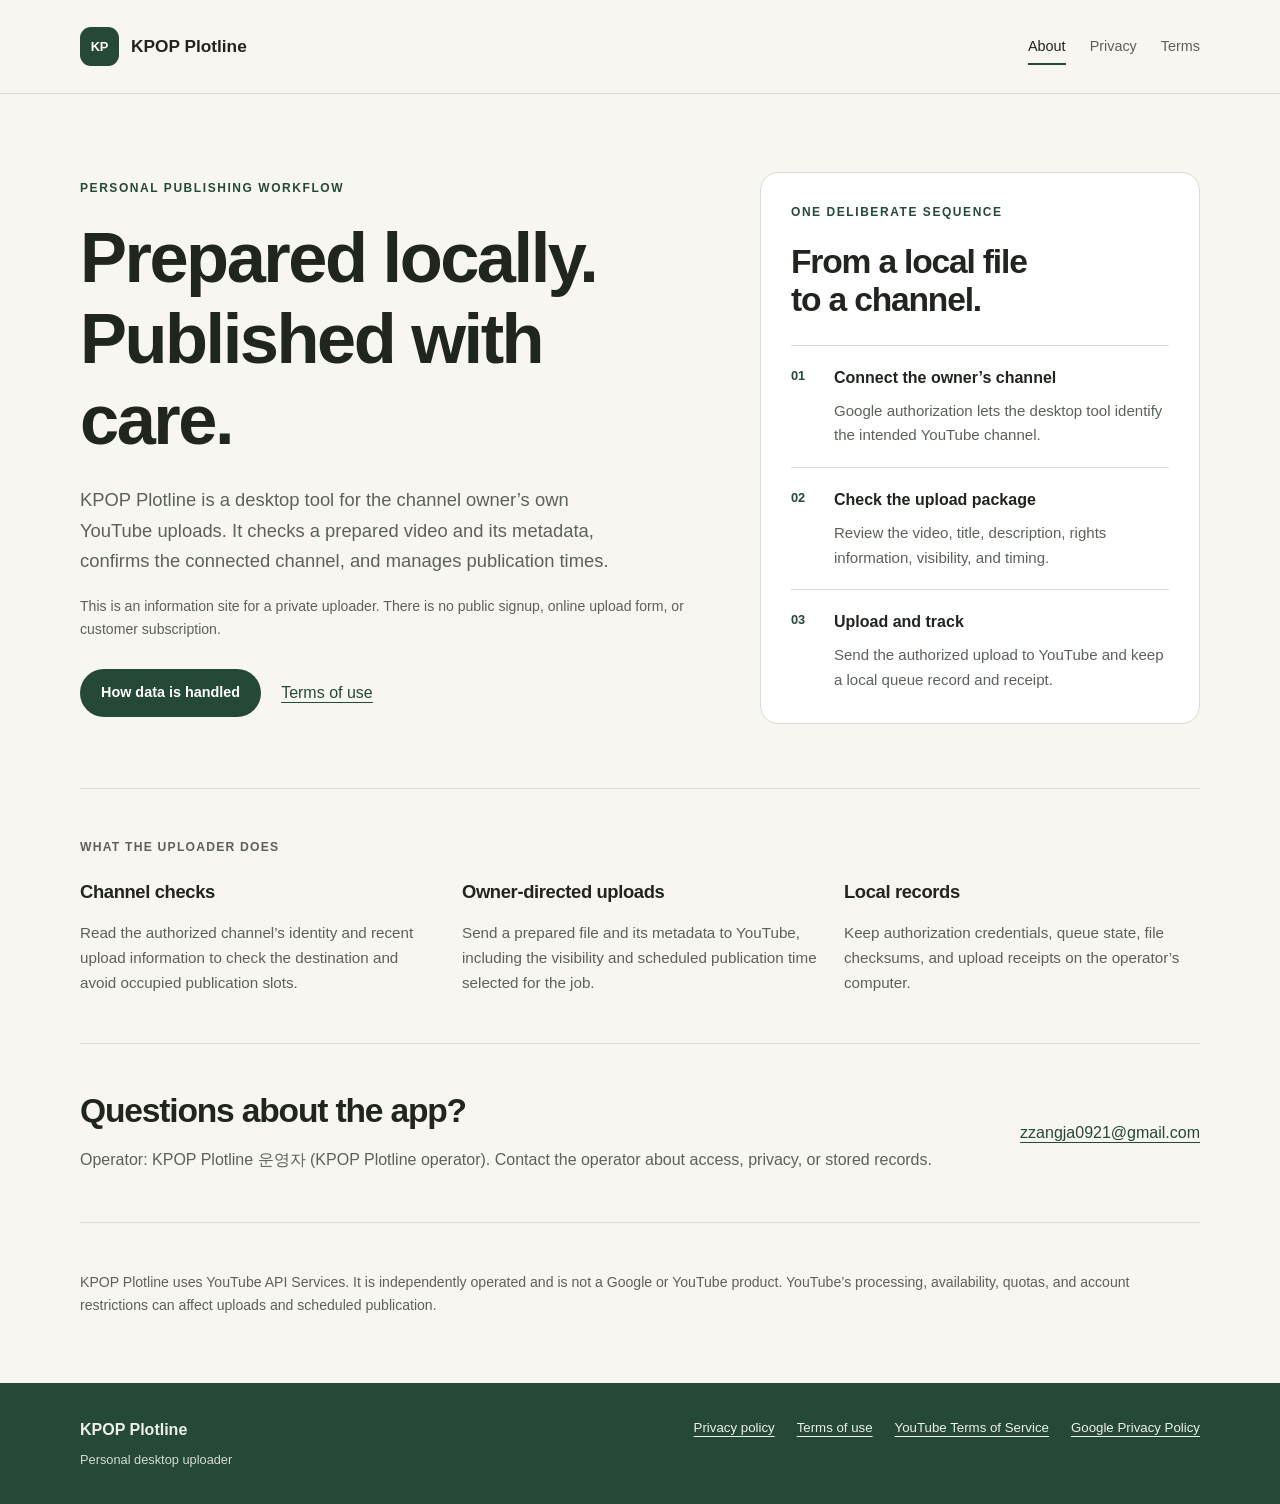
<file: index.html>
<!doctype html>
<html lang="en">
<head><meta charset="utf-8"><meta name="viewport" content="width=device-width,initial-scale=1"><meta name="description" content="KPOP Plotline is a private desktop workflow for the channel owner's YouTube uploads and publication schedules."><title>KPOP Plotline — Personal YouTube uploader</title><link rel="stylesheet" href="styles.css"><meta name="google-site-verification" content="m-P0nM0qs78eYgbM6E76sTGEGbOB4FiU_Eli86HV0Sc" /></head>
<body>
<a class="skip" href="#main">Skip to content</a>

<header class="header"><div class="wrap header-inner"><a class="brand" href="index.html"><span class="mark" aria-hidden="true">KP</span>KPOP Plotline</a><nav aria-label="Main navigation"><a href="index.html" aria-current="page">About</a><a href="privacy.html">Privacy</a><a href="terms.html">Terms</a></nav></div></header>
<main id="main" class="wrap">
<section class="hero" aria-labelledby="headline"><div><p class="eyebrow">Personal publishing workflow</p><h1 id="headline">Prepared locally.<br>Published with care.</h1><p class="lead">KPOP Plotline is a desktop tool for the channel owner’s own YouTube uploads. It checks a prepared video and its metadata, confirms the connected channel, and manages publication times.</p><p class="small">This is an information site for a private uploader. There is no public signup, online upload form, or customer subscription.</p><div class="actions"><a class="button" href="privacy.html">How data is handled</a><a href="terms.html">Terms of use</a></div></div><aside class="panel" aria-label="Upload workflow"><p class="eyebrow">One deliberate sequence</p><h2>From a local file<br>to a channel.</h2><ol class="flow"><li><div><strong>Connect the owner’s channel</strong><p>Google authorization lets the desktop tool identify the intended YouTube channel.</p></div></li><li><div><strong>Check the upload package</strong><p>Review the video, title, description, rights information, visibility, and timing.</p></div></li><li><div><strong>Upload and track</strong><p>Send the authorized upload to YouTube and keep a local queue record and receipt.</p></div></li></ol></aside></section>
<section class="section" aria-labelledby="scope"><p class="section-label" id="scope">What the uploader does</p><div class="grid"><article><h3>Channel checks</h3><p>Read the authorized channel’s identity and recent upload information to check the destination and avoid occupied publication slots.</p></article><article><h3>Owner-directed uploads</h3><p>Send a prepared file and its metadata to YouTube, including the visibility and scheduled publication time selected for the job.</p></article><article><h3>Local records</h3><p>Keep authorization credentials, queue state, file checksums, and upload receipts on the operator’s computer.</p></article></div></section>
<section class="section contact" aria-labelledby="contact"><div><h2 id="contact">Questions about the app?</h2><p>Operator: KPOP Plotline 운영자 (KPOP Plotline operator). Contact the operator about access, privacy, or stored records.</p></div><a href="mailto:zzangja0921@gmail.com">zzangja0921@gmail.com</a></section>
<section class="section"><p class="small">KPOP Plotline uses YouTube API Services. It is independently operated and is not a Google or YouTube product. YouTube’s processing, availability, quotas, and account restrictions can affect uploads and scheduled publication.</p></section>
</main>
<footer class="footer"><div class="wrap footer-inner"><div><strong>KPOP Plotline</strong><p>Personal desktop uploader</p></div><div class="footer-links"><a href="privacy.html">Privacy policy</a><a href="terms.html">Terms of use</a><a href="https://www.youtube.com/t/terms">YouTube Terms of Service</a><a href="https://policies.google.com/privacy">Google Privacy Policy</a></div></div></footer>
</body></html>
</file>
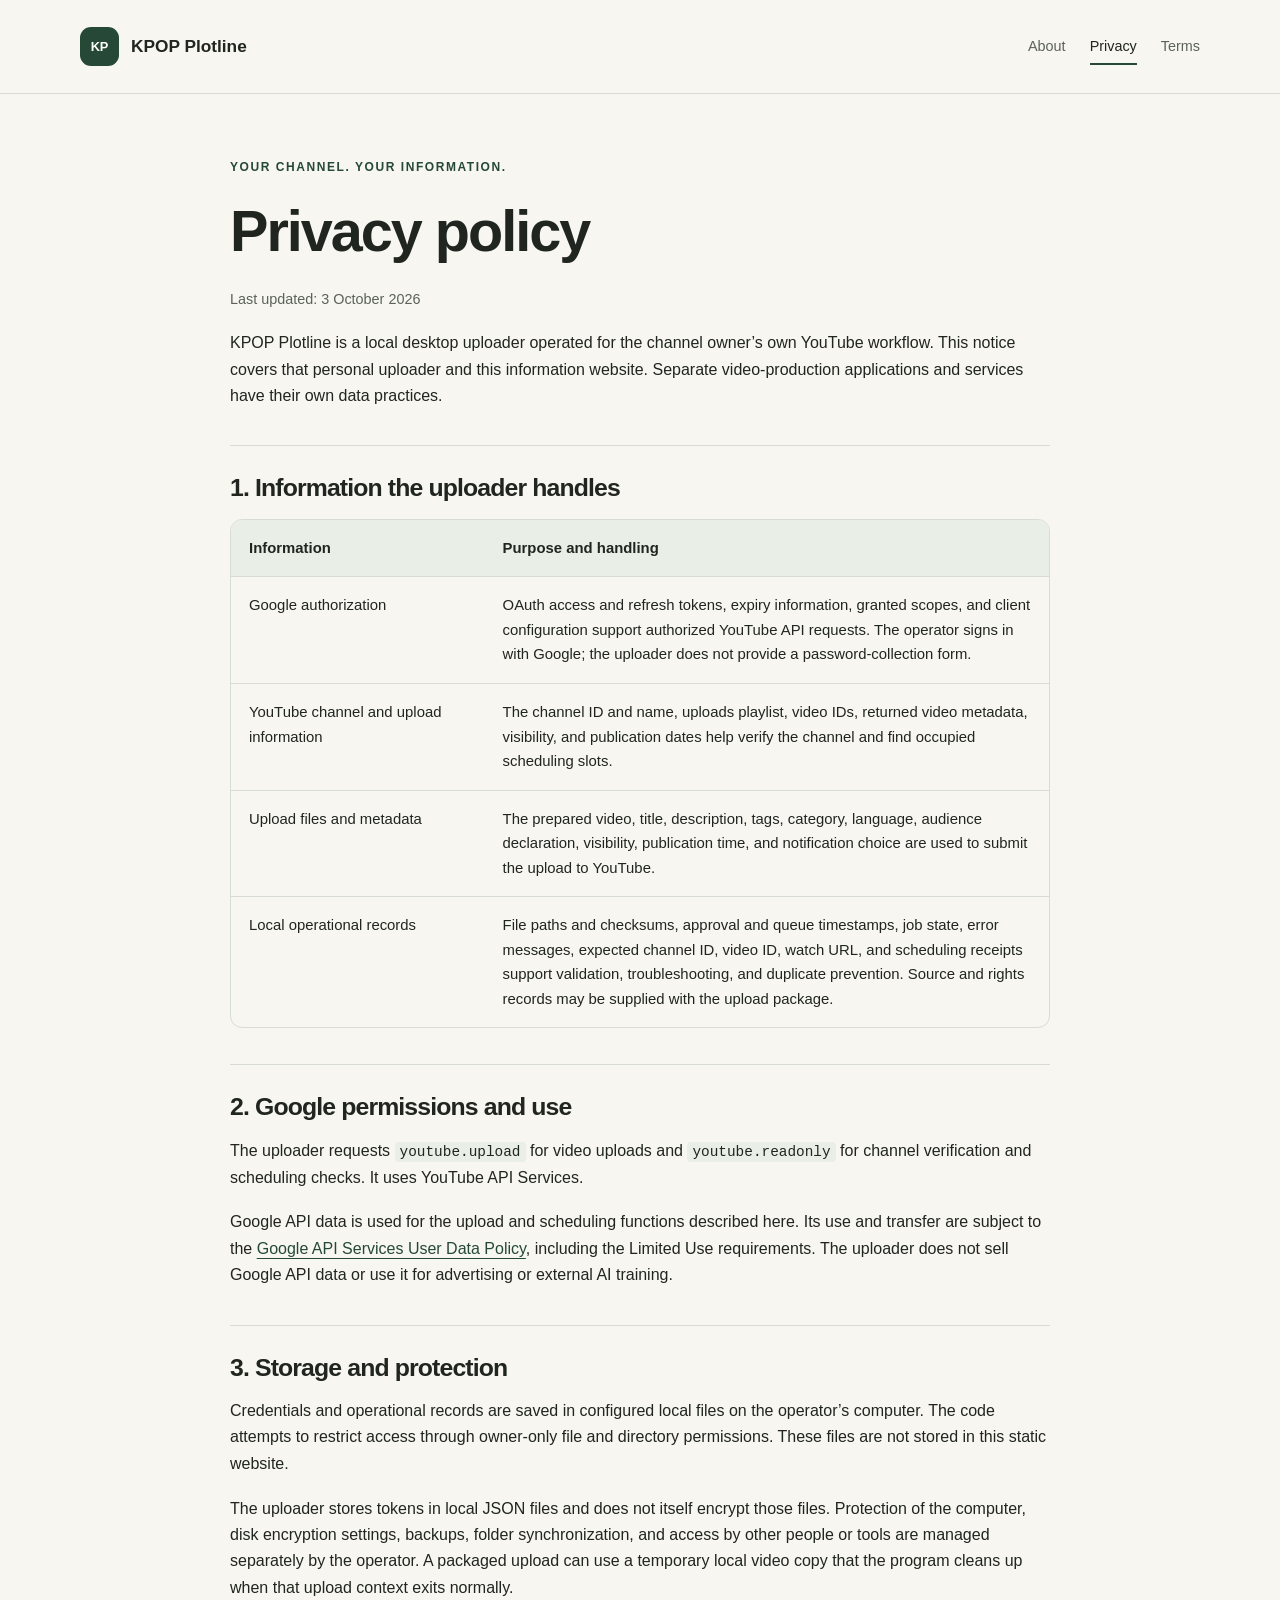
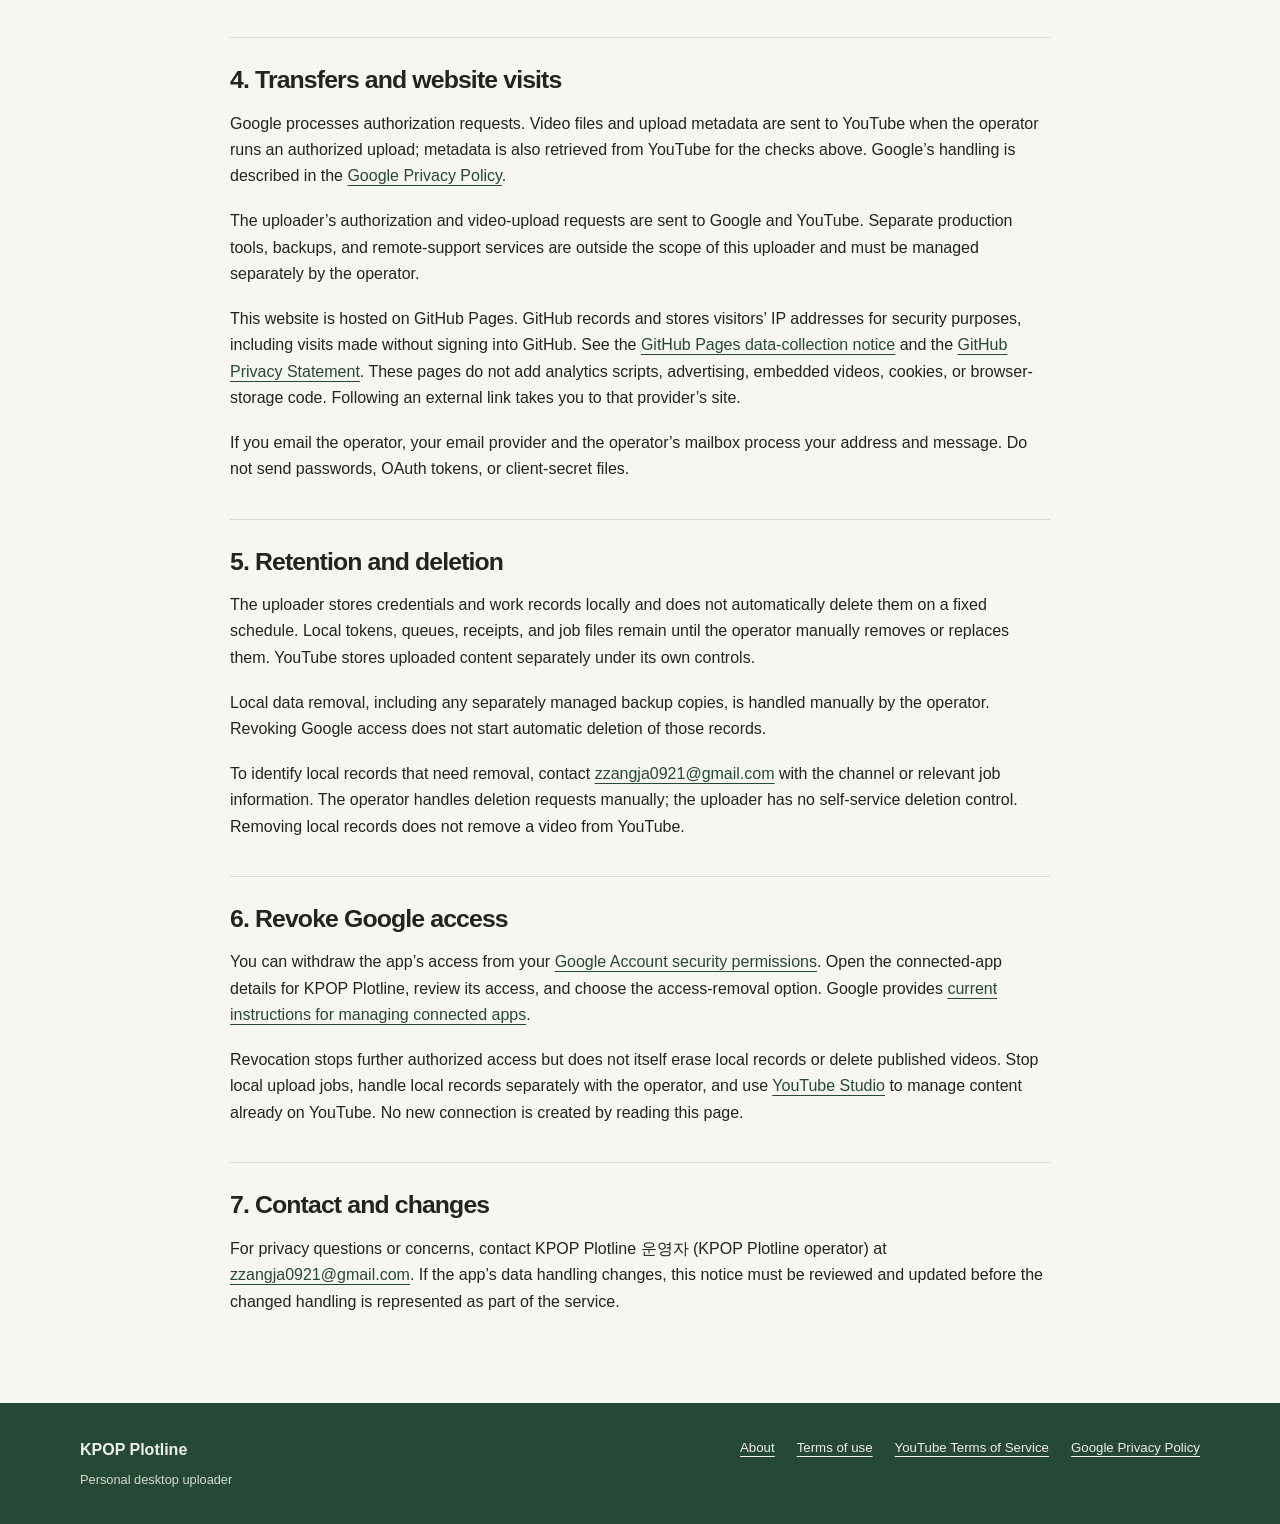
<file: privacy.html>
<!doctype html>
<html lang="en">
<head><meta charset="utf-8"><meta name="viewport" content="width=device-width,initial-scale=1"><meta name="description" content="How KPOP Plotline handles Google authorization, YouTube data, local records, and website visits."><title>Privacy policy — KPOP Plotline</title><link rel="stylesheet" href="styles.css"></head>
<body><a class="skip" href="#main">Skip to content</a>
<header class="header"><div class="wrap header-inner"><a class="brand" href="index.html"><span class="mark" aria-hidden="true">KP</span>KPOP Plotline</a><nav aria-label="Main navigation"><a href="index.html">About</a><a href="privacy.html" aria-current="page">Privacy</a><a href="terms.html">Terms</a></nav></div></header>
<main id="main" class="wrap document"><p class="eyebrow">Your channel. Your information.</p><h1>Privacy policy</h1><p class="meta">Last updated: 3 October 2026</p><p>KPOP Plotline is a local desktop uploader operated for the channel owner’s own YouTube workflow. This notice covers that personal uploader and this information website. Separate video-production applications and services have their own data practices.</p>
<section aria-labelledby="data"><h2 id="data">1. Information the uploader handles</h2><div class="table-wrap"><table><thead><tr><th scope="col">Information</th><th scope="col">Purpose and handling</th></tr></thead><tbody><tr><td>Google authorization</td><td>OAuth access and refresh tokens, expiry information, granted scopes, and client configuration support authorized YouTube API requests. The operator signs in with Google; the uploader does not provide a password-collection form.</td></tr><tr><td>YouTube channel and upload information</td><td>The channel ID and name, uploads playlist, video IDs, returned video metadata, visibility, and publication dates help verify the channel and find occupied scheduling slots.</td></tr><tr><td>Upload files and metadata</td><td>The prepared video, title, description, tags, category, language, audience declaration, visibility, publication time, and notification choice are used to submit the upload to YouTube.</td></tr><tr><td>Local operational records</td><td>File paths and checksums, approval and queue timestamps, job state, error messages, expected channel ID, video ID, watch URL, and scheduling receipts support validation, troubleshooting, and duplicate prevention. Source and rights records may be supplied with the upload package.</td></tr></tbody></table></div></section>
<section aria-labelledby="permissions"><h2 id="permissions">2. Google permissions and use</h2><p>The uploader requests <code>youtube.upload</code> for video uploads and <code>youtube.readonly</code> for channel verification and scheduling checks. It uses YouTube API Services.</p><p>Google API data is used for the upload and scheduling functions described here. Its use and transfer are subject to the <a href="https://developers.google.com/terms/api-services-user-data-policy">Google API Services User Data Policy</a>, including the Limited Use requirements. The uploader does not sell Google API data or use it for advertising or external AI training.</p></section>
<section aria-labelledby="storage"><h2 id="storage">3. Storage and protection</h2><p>Credentials and operational records are saved in configured local files on the operator’s computer. The code attempts to restrict access through owner-only file and directory permissions. These files are not stored in this static website.</p><p>The uploader stores tokens in local JSON files and does not itself encrypt those files. Protection of the computer, disk encryption settings, backups, folder synchronization, and access by other people or tools are managed separately by the operator. A packaged upload can use a temporary local video copy that the program cleans up when that upload context exits normally.</p></section>
<section aria-labelledby="sharing"><h2 id="sharing">4. Transfers and website visits</h2><p>Google processes authorization requests. Video files and upload metadata are sent to YouTube when the operator runs an authorized upload; metadata is also retrieved from YouTube for the checks above. Google’s handling is described in the <a href="https://policies.google.com/privacy">Google Privacy Policy</a>.</p><p>The uploader’s authorization and video-upload requests are sent to Google and YouTube. Separate production tools, backups, and remote-support services are outside the scope of this uploader and must be managed separately by the operator.</p><p>This website is hosted on GitHub Pages. GitHub records and stores visitors’ IP addresses for security purposes, including visits made without signing into GitHub. See the <a href="https://docs.github.com/en/pages/getting-started-with-github-pages/what-is-github-pages#data-collection">GitHub Pages data-collection notice</a> and the <a href="https://docs.github.com/en/site-policy/privacy-policies/github-general-privacy-statement">GitHub Privacy Statement</a>. These pages do not add analytics scripts, advertising, embedded videos, cookies, or browser-storage code. Following an external link takes you to that provider’s site.</p><p>If you email the operator, your email provider and the operator’s mailbox process your address and message. Do not send passwords, OAuth tokens, or client-secret files.</p></section>
<section aria-labelledby="retention"><h2 id="retention">5. Retention and deletion</h2><p>The uploader stores credentials and work records locally and does not automatically delete them on a fixed schedule. Local tokens, queues, receipts, and job files remain until the operator manually removes or replaces them. YouTube stores uploaded content separately under its own controls.</p><p>Local data removal, including any separately managed backup copies, is handled manually by the operator. Revoking Google access does not start automatic deletion of those records.</p><p>To identify local records that need removal, contact <a href="mailto:zzangja0921@gmail.com">zzangja0921@gmail.com</a> with the channel or relevant job information. The operator handles deletion requests manually; the uploader has no self-service deletion control. Removing local records does not remove a video from YouTube.</p></section>
<section aria-labelledby="revoke"><h2 id="revoke">6. Revoke Google access</h2><p>You can withdraw the app’s access from your <a href="https://security.google.com/settings/security/permissions">Google Account security permissions</a>. Open the connected-app details for KPOP Plotline, review its access, and choose the access-removal option. Google provides <a href="https://support.google.com/accounts/answer/13533235">current instructions for managing connected apps</a>.</p><p>Revocation stops further authorized access but does not itself erase local records or delete published videos. Stop local upload jobs, handle local records separately with the operator, and use <a href="https://studio.youtube.com/">YouTube Studio</a> to manage content already on YouTube. No new connection is created by reading this page.</p></section>
<section aria-labelledby="contact"><h2 id="contact">7. Contact and changes</h2><p>For privacy questions or concerns, contact KPOP Plotline 운영자 (KPOP Plotline operator) at <a href="mailto:zzangja0921@gmail.com">zzangja0921@gmail.com</a>. If the app’s data handling changes, this notice must be reviewed and updated before the changed handling is represented as part of the service.</p></section>
</main><footer class="footer"><div class="wrap footer-inner"><div><strong>KPOP Plotline</strong><p>Personal desktop uploader</p></div><div class="footer-links"><a href="index.html">About</a><a href="terms.html">Terms of use</a><a href="https://www.youtube.com/t/terms">YouTube Terms of Service</a><a href="https://policies.google.com/privacy">Google Privacy Policy</a></div></div></footer></body></html>
</file>
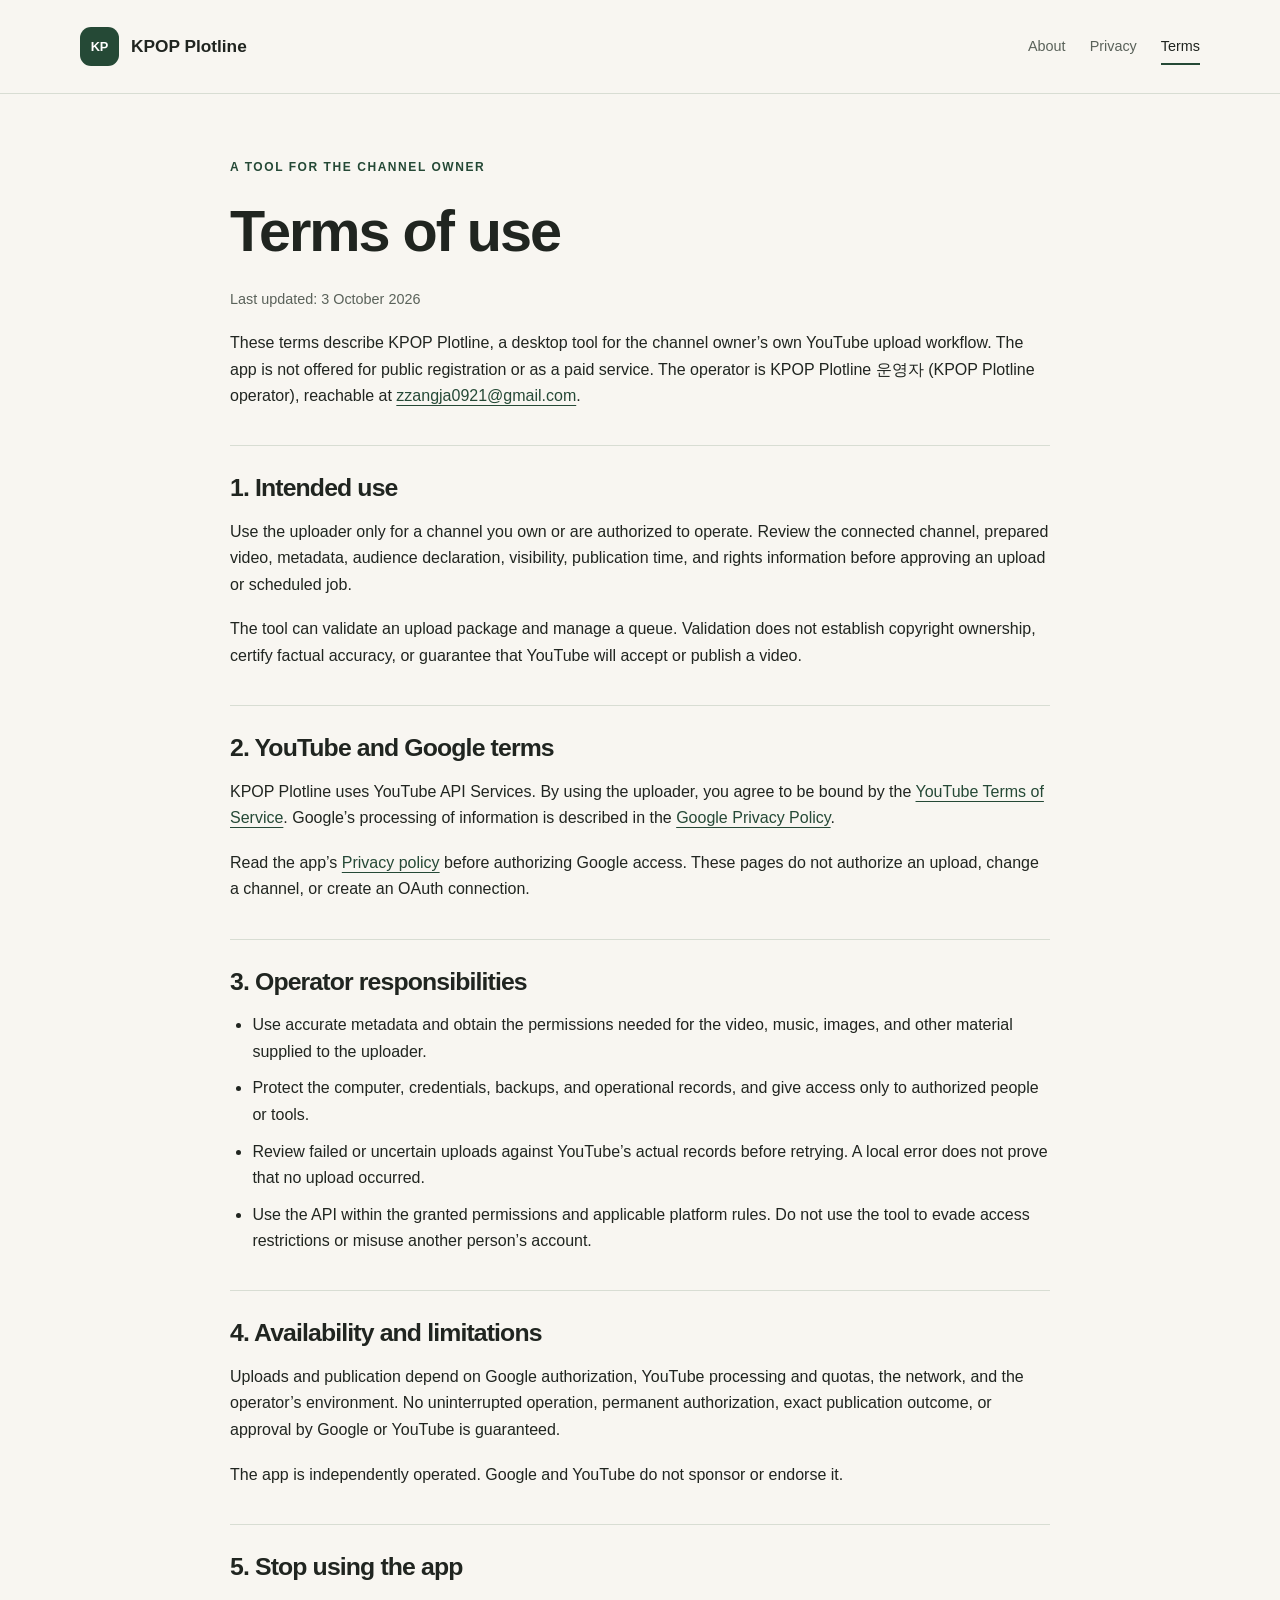
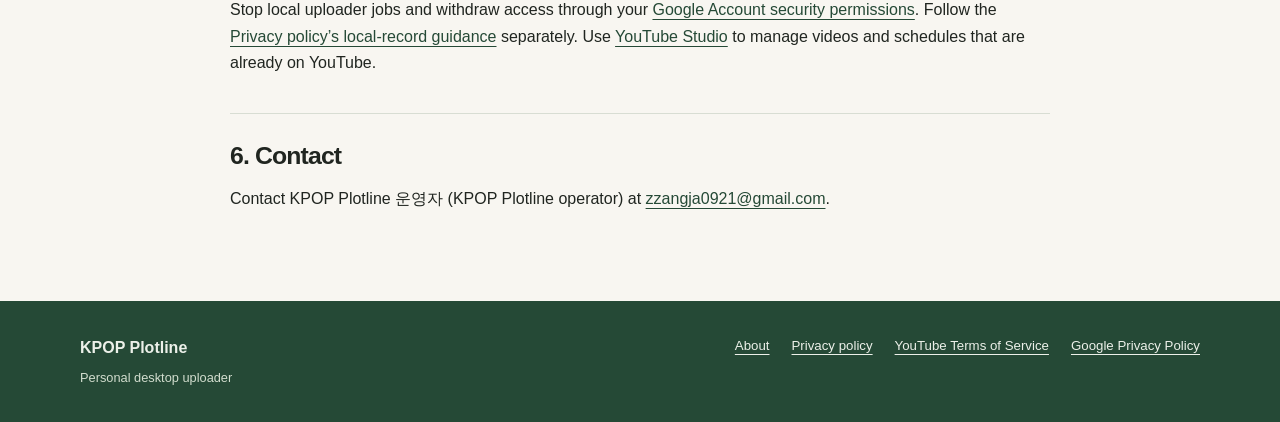
<file: terms.html>
<!doctype html>
<html lang="en">
<head><meta charset="utf-8"><meta name="viewport" content="width=device-width,initial-scale=1"><meta name="description" content="Terms for using the KPOP Plotline personal desktop uploader."><title>Terms of use — KPOP Plotline</title><link rel="stylesheet" href="styles.css"></head>
<body><a class="skip" href="#main">Skip to content</a>
<header class="header"><div class="wrap header-inner"><a class="brand" href="index.html"><span class="mark" aria-hidden="true">KP</span>KPOP Plotline</a><nav aria-label="Main navigation"><a href="index.html">About</a><a href="privacy.html">Privacy</a><a href="terms.html" aria-current="page">Terms</a></nav></div></header>
<main id="main" class="wrap document"><p class="eyebrow">A tool for the channel owner</p><h1>Terms of use</h1><p class="meta">Last updated: 3 October 2026</p><p>These terms describe KPOP Plotline, a desktop tool for the channel owner’s own YouTube upload workflow. The app is not offered for public registration or as a paid service. The operator is KPOP Plotline 운영자 (KPOP Plotline operator), reachable at <a href="mailto:zzangja0921@gmail.com">zzangja0921@gmail.com</a>.</p>
<section aria-labelledby="use"><h2 id="use">1. Intended use</h2><p>Use the uploader only for a channel you own or are authorized to operate. Review the connected channel, prepared video, metadata, audience declaration, visibility, publication time, and rights information before approving an upload or scheduled job.</p><p>The tool can validate an upload package and manage a queue. Validation does not establish copyright ownership, certify factual accuracy, or guarantee that YouTube will accept or publish a video.</p></section>
<section aria-labelledby="youtube"><h2 id="youtube">2. YouTube and Google terms</h2><p>KPOP Plotline uses YouTube API Services. By using the uploader, you agree to be bound by the <a href="https://www.youtube.com/t/terms">YouTube Terms of Service</a>. Google’s processing of information is described in the <a href="https://policies.google.com/privacy">Google Privacy Policy</a>.</p><p>Read the app’s <a href="privacy.html">Privacy policy</a> before authorizing Google access. These pages do not authorize an upload, change a channel, or create an OAuth connection.</p></section>
<section aria-labelledby="responsibilities"><h2 id="responsibilities">3. Operator responsibilities</h2><ul><li>Use accurate metadata and obtain the permissions needed for the video, music, images, and other material supplied to the uploader.</li><li>Protect the computer, credentials, backups, and operational records, and give access only to authorized people or tools.</li><li>Review failed or uncertain uploads against YouTube’s actual records before retrying. A local error does not prove that no upload occurred.</li><li>Use the API within the granted permissions and applicable platform rules. Do not use the tool to evade access restrictions or misuse another person’s account.</li></ul></section>
<section aria-labelledby="availability"><h2 id="availability">4. Availability and limitations</h2><p>Uploads and publication depend on Google authorization, YouTube processing and quotas, the network, and the operator’s environment. No uninterrupted operation, permanent authorization, exact publication outcome, or approval by Google or YouTube is guaranteed.</p><p>The app is independently operated. Google and YouTube do not sponsor or endorse it.</p></section>
<section aria-labelledby="stop"><h2 id="stop">5. Stop using the app</h2><p>Stop local uploader jobs and withdraw access through your <a href="https://security.google.com/settings/security/permissions">Google Account security permissions</a>. Follow the <a href="privacy.html#retention">Privacy policy’s local-record guidance</a> separately. Use <a href="https://studio.youtube.com/">YouTube Studio</a> to manage videos and schedules that are already on YouTube.</p></section>
<section aria-labelledby="contact"><h2 id="contact">6. Contact</h2><p>Contact KPOP Plotline 운영자 (KPOP Plotline operator) at <a href="mailto:zzangja0921@gmail.com">zzangja0921@gmail.com</a>.</p></section>
</main><footer class="footer"><div class="wrap footer-inner"><div><strong>KPOP Plotline</strong><p>Personal desktop uploader</p></div><div class="footer-links"><a href="index.html">About</a><a href="privacy.html">Privacy policy</a><a href="https://www.youtube.com/t/terms">YouTube Terms of Service</a><a href="https://policies.google.com/privacy">Google Privacy Policy</a></div></div></footer></body></html>
</file>
<file: styles.css>
:root{color-scheme:light;--paper:#f8f6f1;--ink:#202520;--muted:#5a625a;--line:#d8ddd3;--green:#254936;--soft:#e9eee6;--gold:#eedcae;--white:#fff;--radius:18px;font-family:Inter,-apple-system,BlinkMacSystemFont,"Segoe UI",sans-serif;font-size:16px;line-height:1.65}
*{box-sizing:border-box}body{margin:0;background:var(--paper);color:var(--ink)}a{color:var(--green);text-underline-offset:4px;overflow-wrap:anywhere}a:hover{text-decoration-thickness:2px}a:focus-visible{outline:3px solid #b56b15;outline-offset:5px;border-radius:3px}p,h1,h2,h3{margin-top:0}h1,h2,h3{line-height:1.15;letter-spacing:-.035em}h1{font-size:clamp(2.35rem,5.5vw,4.8rem);font-weight:600;max-width:15ch;margin-bottom:1.5rem}h2{font-size:clamp(1.45rem,3vw,2.1rem);font-weight:600;margin-bottom:1rem}h3{font-size:1.15rem;letter-spacing:-.02em}p{margin-bottom:1.15rem}ul,ol{padding-left:1.4rem}li+li{margin-top:.65rem}code{font-size:.9em;background:var(--soft);padding:.15em .35em;border-radius:4px;overflow-wrap:anywhere}.wrap{width:min(1120px,calc(100% - 64px));margin-inline:auto}.skip{position:absolute;left:16px;top:-80px;z-index:10;background:var(--white);padding:12px}.skip:focus{top:12px}.header{padding:27px 0;border-bottom:1px solid var(--line)}.header-inner{display:flex;align-items:center;justify-content:space-between;gap:24px}.brand{font-weight:650;font-size:1.08rem;text-decoration:none;display:flex;align-items:center;gap:12px;color:var(--ink)}.mark{display:grid;place-items:center;width:39px;height:39px;background:var(--green);color:var(--white);border-radius:11px;font-size:.8rem;letter-spacing:-.02em;flex-shrink:0}nav{display:flex;flex-wrap:wrap;gap:10px 24px;font-size:.9rem}nav a{color:var(--muted);text-decoration:none;padding:5px 0}nav a[aria-current=page]{color:var(--ink);box-shadow:0 2px 0 var(--green)}.eyebrow{font-size:.75rem;font-weight:700;text-transform:uppercase;letter-spacing:.13em;color:var(--green);margin-bottom:20px}.hero{padding:78px 0 64px;display:grid;grid-template-columns:1.4fr 1fr;gap:64px;align-items:center}.lead{font-size:1.15rem;max-width:52ch;color:var(--muted)}.button{display:inline-flex;align-items:center;justify-content:center;padding:12px 21px;border-radius:999px;background:var(--green);color:var(--white);text-decoration:none;font-size:.9rem;font-weight:600}.actions{display:flex;align-items:center;gap:20px;flex-wrap:wrap;margin-top:28px}.panel{border:1px solid var(--line);border-radius:var(--radius);padding:30px;background:var(--white)}.flow{list-style:none;padding:0;margin:25px 0 0;counter-reset:steps}.flow li{counter-increment:steps;display:grid;grid-template-columns:28px 1fr;gap:15px;border-top:1px solid var(--line);padding-top:19px;margin-top:19px}.flow li:before{content:"0" counter(steps);font-size:.8rem;color:var(--green);font-weight:700}.flow p{font-size:.94rem;color:var(--muted);margin:.45rem 0 0}.section{padding:48px 0;border-top:1px solid var(--line)}.grid{display:grid;grid-template-columns:repeat(3,1fr);gap:26px}.grid p{font-size:.95rem;color:var(--muted);margin-bottom:0}.section-label{font-size:.76rem;font-weight:650;text-transform:uppercase;letter-spacing:.1em;color:var(--muted);margin-bottom:24px}.contact{display:flex;align-items:center;justify-content:space-between;gap:25px}.contact p{margin:0;color:var(--muted)}.document{max-width:820px;padding:64px 0 70px}.document h1{max-width:none;font-size:clamp(2.35rem,5vw,3.6rem)}.document section{margin-top:36px;padding-top:28px;border-top:1px solid var(--line)}.document h2{font-size:1.55rem}.meta{font-size:.9rem;color:var(--muted)}.note{background:var(--soft);border-left:3px solid var(--green);padding:18px 21px;border-radius:0 10px 10px 0;font-size:.94rem}.note p:last-child{margin-bottom:0}.table-wrap{width:100%;overflow-x:auto;border:1px solid var(--line);border-radius:12px}table{border-collapse:collapse;width:100%;font-size:.93rem;text-align:left}th,td{vertical-align:top;padding:16px 18px;border-bottom:1px solid var(--line)}th{font-weight:650;background:var(--soft)}th:first-child,td:first-child{width:31%}tr:last-child td{border-bottom:0}.footer{background:var(--green);color:#ecf0e9;padding:34px 0}.footer a{color:#ecf0e9}.footer-inner{display:flex;gap:25px;justify-content:space-between;align-items:flex-start}.footer p{font-size:.8rem;margin:.35rem 0 0;color:#d2ddce}.footer-links{display:flex;flex-wrap:wrap;gap:10px 22px;font-size:.83rem;max-width:520px}.small{font-size:.88rem;color:var(--muted)}
@media(max-width:760px){.wrap{width:calc(100% - 36px)}.header{padding:18px 0}.header-inner{align-items:flex-start;flex-direction:column;gap:15px}nav{gap:12px 24px}.hero{grid-template-columns:1fr;gap:30px;padding:44px 0}.hero h1{max-width:16ch}.panel{padding:24px}.grid{grid-template-columns:1fr;gap:25px}.section{padding:34px 0}.contact,.footer-inner{flex-direction:column;align-items:flex-start;gap:20px}.document{padding:40px 0 50px}.document section{margin-top:28px;padding-top:23px}.note{padding:16px}.footer-links{gap:12px 20px}th,td{padding:12px 10px;font-size:.86rem}}
@media(prefers-reduced-motion:reduce){*{scroll-behavior:auto!important}}
</file>
